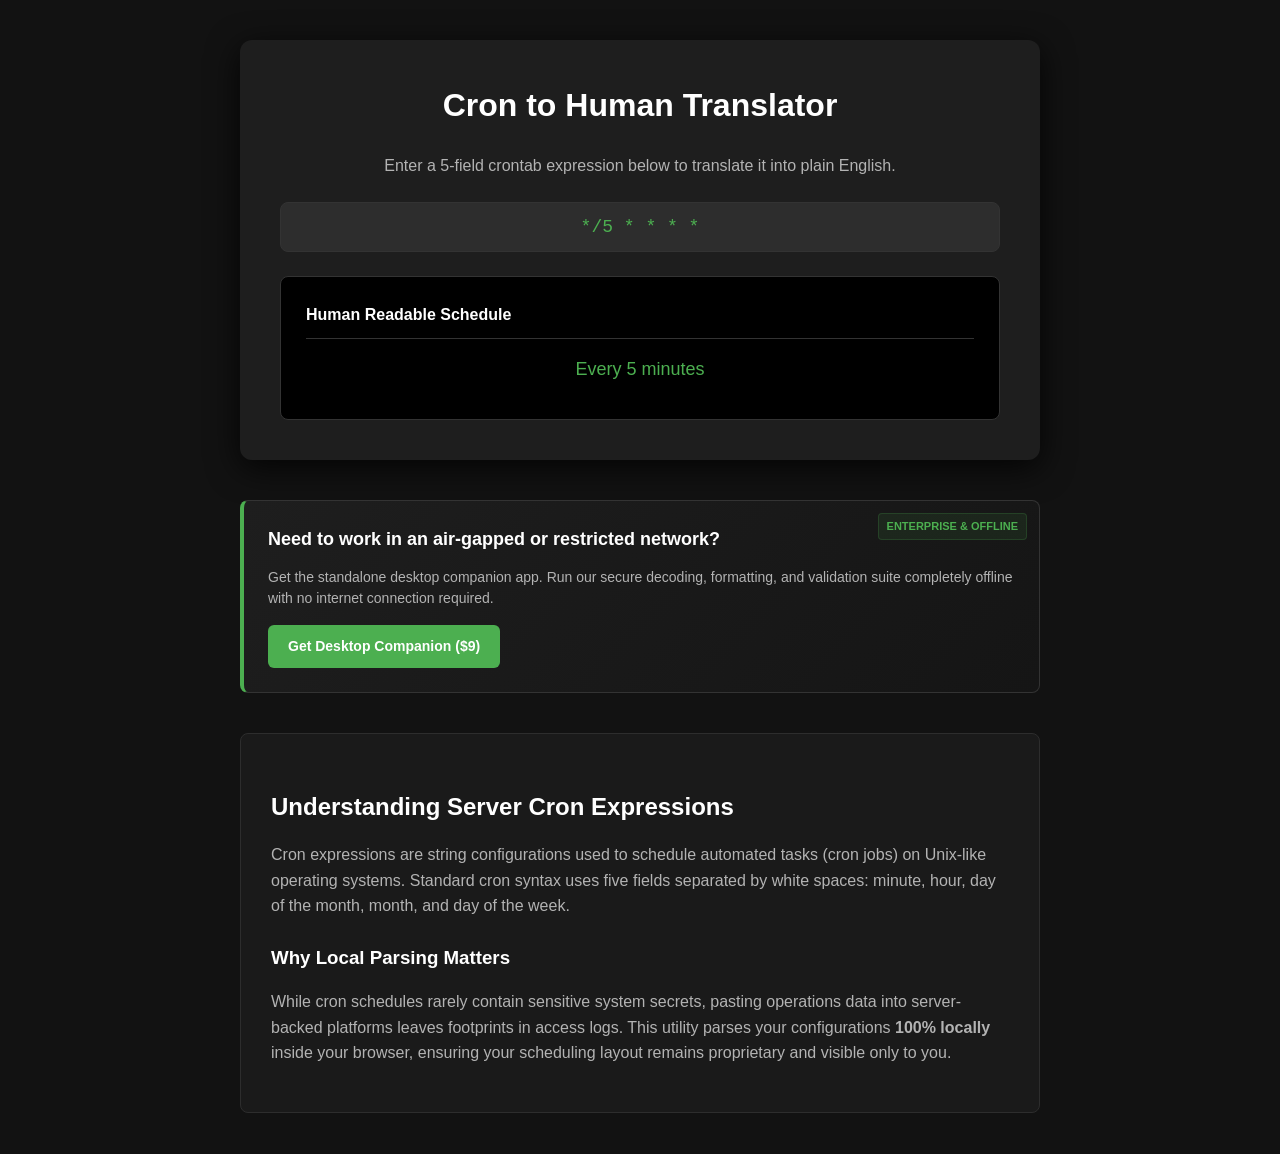
<file: index.html>
<!DOCTYPE html>
<html lang="en">
<head>
    <meta charset="UTF-8">
    <meta name="viewport" content="width=device-width, initial-scale=1.0">
    <title>Cron to Human Translator - 100% Client-Side</title>
    <meta name="description" content="Free online cron expression translator. Convert cryptic server cron expressions into readable English text completely locally inside your browser.">
    <style>
        body { font-family: -apple-system, BlinkMacSystemFont, "Segoe UI", Roboto, Helvetica, Arial, sans-serif; background-color: #121212; color: #e0e0e0; display: flex; justify-content: center; margin: 0; padding: 40px 20px; line-height: 1.6; }
        .main-wrapper { width: 100%; max-width: 800px; }
        .container { background: #1e1e1e; padding: 40px; border-radius: 12px; box-shadow: 0 8px 32px rgba(0,0,0,0.8); margin-bottom: 40px; }
        h1 { margin-top: 0; color: #ffffff; text-align: center; }
        p { text-align: center; color: #b3b3b3; }
        .input-group { margin: 24px 0; }
        input[type="text"] { width: 100%; padding: 14px; font-family: monospace; font-size: 18px; border: 1px solid #333; border-radius: 8px; background: #2d2d2d; color: #4CAF50; box-sizing: border-box; text-align: center; }
        input[type="text"]:focus { outline: none; border-color: #4CAF50; }
        .output-section { background: #000; padding: 25px; border-radius: 8px; border: 1px solid #333; text-align: center; margin-top: 24px; }
        .output-section h3 { margin-top: 0; color: #fff; font-size: 16px; border-bottom: 1px solid #333; padding-bottom: 10px; text-align: left; }
        #output { font-size: 18px; color: #4CAF50; font-weight: 500; margin: 10px 0; min-height: 28px; }
        .error { color: #f44336 !important; }
        
        /* Monetization Layer Styling */
        .monetization-banner { background: linear-gradient(135deg, #1e1e1e 0%, #151515 100%); border: 1px solid #333; border-left: 4px solid #4CAF50; padding: 24px; border-radius: 8px; margin-bottom: 40px; position: relative; overflow: hidden; }
        .banner-badge { position: absolute; top: 12px; right: 12px; background: rgba(76, 175, 80, 0.1); color: #4CAF50; font-size: 11px; font-weight: 700; text-transform: uppercase; padding: 4px 8px; border-radius: 4px; border: 1px solid rgba(76, 175, 80, 0.2); }
        .monetization-banner h3 { margin-top: 0; color: #ffffff; font-size: 18px; margin-bottom: 8px; max-width: 85%; text-align: left; }
        .monetization-banner p { text-align: left; color: #b3b3b3; font-size: 14px; margin-bottom: 16px; line-height: 1.5; }
        .cta-button { display: inline-block; background: #4CAF50; color: #ffffff; text-decoration: none; padding: 10px 20px; border-radius: 6px; font-weight: 600; font-size: 14px; transition: background 0.2s, transform 0.1s; }
        .cta-button:hover { background: #45a049; transform: translateY(-1px); }
        
        /* SEO Content Styling */
        .seo-content { background: #1a1a1a; padding: 30px; border-radius: 8px; border: 1px solid #2d2d2d; }
        .seo-content h2, .seo-content h3 { color: #ffffff; margin-top: 24px; margin-bottom: 12px; }
        .seo-content p { color: #b3b3b3; text-align: left; }
    </style>
</head>
<body>
    <main class="main-wrapper">
        <div class="container">
            <h1>Cron to Human Translator</h1>
            <p>Enter a 5-field crontab expression below to translate it into plain English.</p>
            <div class="input-group">
                <input type="text" id="cronInput" value="*/5 * * * *" placeholder="* * * * *">
            </div>
            <div class="output-section">
                <h3>Human Readable Schedule</h3>
                <div id="output">Every 5 minutes</div>
            </div>
        </div>

        <!-- Automated Revenue Banner Layer -->
        <div class="monetization-banner">
            <div class="banner-badge">Enterprise & Offline</div>
            <h3>Need to work in an air-gapped or restricted network?</h3>
            <p>Get the standalone desktop companion app. Run our secure decoding, formatting, and validation suite completely offline with no internet connection required.</p>
            <a href="https://devnovatools.gumroad.com/l/offline-suite" class="cta-button" target="_blank" rel="noopener noreferrer">Get Desktop Companion ($9)</a>
        </div>

        <article class="seo-content">
            <h2>Understanding Server Cron Expressions</h2>
            <p>Cron expressions are string configurations used to schedule automated tasks (cron jobs) on Unix-like operating systems. Standard cron syntax uses five fields separated by white spaces: minute, hour, day of the month, month, and day of the week.</p>
            <h3>Why Local Parsing Matters</h3>
            <p>While cron schedules rarely contain sensitive system secrets, pasting operations data into server-backed platforms leaves footprints in access logs. This utility parses your configurations <strong>100% locally</strong> inside your browser, ensuring your scheduling layout remains proprietary and visible only to you.</p>
        </article>
    </main>

    <script>
        const input = document.getElementById('cronInput');
        const output = document.getElementById('output');

        input.addEventListener('input', translateCron);

        function translateCron() {
            const val = input.value.trim();
            if (!val) {
                output.textContent = "Waiting for expression...";
                output.className = "";
                return;
            }

            const parts = val.split(/\s+/);
            if (parts.length !== 5) {
                output.textContent = "Invalid cron format. Requires exactly 5 fields (m h d M dw).";
                output.className = "error";
                return;
            }

            try {
                // Simplified text parsing logic for static, reliable UI responses
                const [m, h, d, M, dw] = parts;
                let result = "";

                if (m === '*' && h === '*' && d === '*' && M === '*' && dw === '*') {
                    result = "Every minute";
                } else if (m.startsWith('*/')) {
                    result = `Every ${m.split('/')[1]} minutes`;
                } else if (m === '0' && h === '0' && d === '*' && M === '*' && dw === '*') {
                    result = "Daily at midnight";
                } else if (m === '0' && h.includes('*')) {
                    result = "Every hour on the hour";
                } else {
                    result = `Scheduled at: Minute ${m}, Hour ${h}, Day ${d}, Month ${M}, Weekday ${dw}`;
                }

                output.textContent = result;
                output.className = "";
            } catch (e) {
                output.textContent = "Error parsing expression.";
                output.className = "error";
            }
        }
    </script>
    <script data-goatcounter="https://devnovatools-cron.goatcounter.com/count" async src="//gc.zgo.at/count.js"></script>
</body>
</html>
</file>
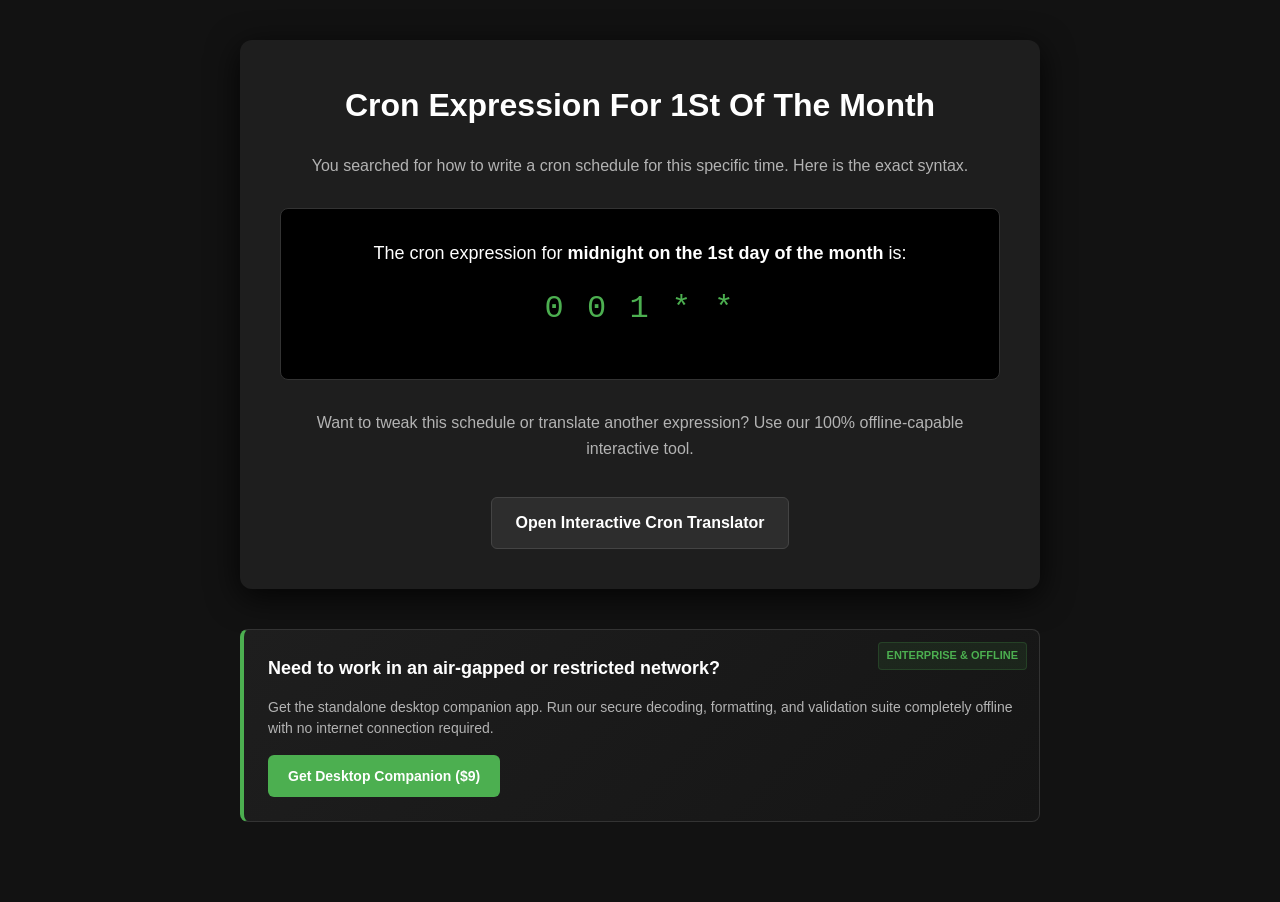
<file: 1st-of-the-month.html>
<!DOCTYPE html>
<html lang="en">
<head>
    <meta charset="UTF-8">
    <meta name="viewport" content="width=device-width, initial-scale=1.0">
    <title>Cron Expression For 1St Of The Month - DevNova Secure Cron Translator</title>
    <meta name="description" content="Find the exact cron expression for 1st of the month and test it locally. 100% client-side cron expression translator.">
    <style>
        body { font-family: -apple-system, BlinkMacSystemFont, "Segoe UI", Roboto, Helvetica, Arial, sans-serif; background-color: #121212; color: #e0e0e0; display: flex; justify-content: center; margin: 0; padding: 40px 20px; line-height: 1.6; }
        .main-wrapper { width: 100%; max-width: 800px; }
        .container { background: #1e1e1e; padding: 40px; border-radius: 12px; box-shadow: 0 8px 32px rgba(0,0,0,0.8); margin-bottom: 40px; text-align: center; }
        h1 { margin-top: 0; color: #ffffff; text-transform: capitalize; }
        p { color: #b3b3b3; }
        .seo-box { background: #000; padding: 30px; border-radius: 8px; border: 1px solid #333; margin: 30px 0; }
        .cron-code { font-family: monospace; font-size: 32px; color: #4CAF50; display: block; margin: 15px 0; letter-spacing: 2px; }
        .human-text { font-size: 18px; color: #fff; }
        .btn { display: inline-block; background: #2d2d2d; border: 1px solid #444; color: #ffffff; text-decoration: none; padding: 12px 24px; border-radius: 6px; font-weight: 600; margin-top: 20px; transition: background 0.2s; }
        .btn:hover { background: #4CAF50; border-color: #4CAF50; }
        .monetization-banner { background: linear-gradient(135deg, #1e1e1e 0%, #151515 100%); border: 1px solid #333; border-left: 4px solid #4CAF50; padding: 24px; border-radius: 8px; margin-bottom: 40px; position: relative; overflow: hidden; }
        .banner-badge { position: absolute; top: 12px; right: 12px; background: rgba(76, 175, 80, 0.1); color: #4CAF50; font-size: 11px; font-weight: 700; text-transform: uppercase; padding: 4px 8px; border-radius: 4px; border: 1px solid rgba(76, 175, 80, 0.2); }
        .monetization-banner h3 { margin-top: 0; color: #ffffff; font-size: 18px; margin-bottom: 8px; max-width: 85%; }
        .monetization-banner p { text-align: left; color: #b3b3b3; font-size: 14px; margin-bottom: 16px; line-height: 1.5; }
        .cta-button { display: inline-block; background: #4CAF50; color: #ffffff; text-decoration: none; padding: 10px 20px; border-radius: 6px; font-weight: 600; font-size: 14px; }
    </style>
</head>
<body>
    <main class="main-wrapper">
        <div class="container">
            <h1>Cron Expression For 1St Of The Month</h1>
            <p>You searched for how to write a cron schedule for this specific time. Here is the exact syntax.</p>
            
            <div class="seo-box">
                <span class="human-text">The cron expression for <strong>midnight on the 1st day of the month</strong> is:</span>
                <span class="cron-code">0 0 1 * *</span>
            </div>
            
            <p>Want to tweak this schedule or translate another expression? Use our 100% offline-capable interactive tool.</p>
            <a href="../" class="btn">Open Interactive Cron Translator</a>
        </div>

        <div class="monetization-banner">
            <div class="banner-badge">Enterprise & Offline</div>
            <h3>Need to work in an air-gapped or restricted network?</h3>
            <p>Get the standalone desktop companion app. Run our secure decoding, formatting, and validation suite completely offline with no internet connection required.</p>
            <a href="https://devnovatools.gumroad.com/l/offline-suite" class="cta-button" target="_blank" rel="noopener noreferrer">Get Desktop Companion ($9)</a>
        </div>
    </main>
    <script data-goatcounter="https://devnovatools-cron.goatcounter.com/count" async src="//gc.zgo.at/count.js"></script>
</body>
</html>
</file>
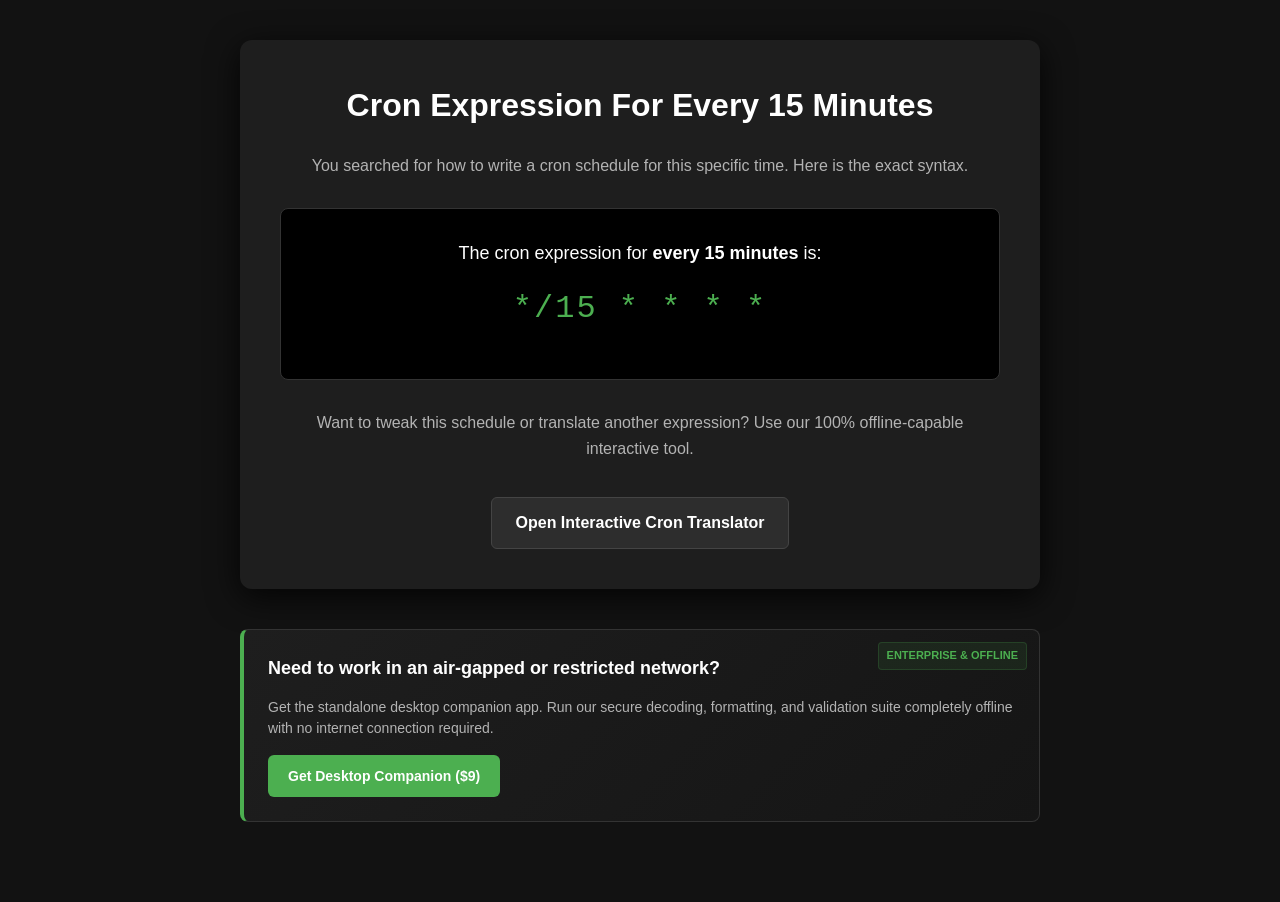
<file: every-15-minutes.html>
<!DOCTYPE html>
<html lang="en">
<head>
    <meta charset="UTF-8">
    <meta name="viewport" content="width=device-width, initial-scale=1.0">
    <title>Cron Expression For Every 15 Minutes - DevNova Secure Cron Translator</title>
    <meta name="description" content="Find the exact cron expression for every 15 minutes and test it locally. 100% client-side cron expression translator.">
    <style>
        body { font-family: -apple-system, BlinkMacSystemFont, "Segoe UI", Roboto, Helvetica, Arial, sans-serif; background-color: #121212; color: #e0e0e0; display: flex; justify-content: center; margin: 0; padding: 40px 20px; line-height: 1.6; }
        .main-wrapper { width: 100%; max-width: 800px; }
        .container { background: #1e1e1e; padding: 40px; border-radius: 12px; box-shadow: 0 8px 32px rgba(0,0,0,0.8); margin-bottom: 40px; text-align: center; }
        h1 { margin-top: 0; color: #ffffff; text-transform: capitalize; }
        p { color: #b3b3b3; }
        .seo-box { background: #000; padding: 30px; border-radius: 8px; border: 1px solid #333; margin: 30px 0; }
        .cron-code { font-family: monospace; font-size: 32px; color: #4CAF50; display: block; margin: 15px 0; letter-spacing: 2px; }
        .human-text { font-size: 18px; color: #fff; }
        .btn { display: inline-block; background: #2d2d2d; border: 1px solid #444; color: #ffffff; text-decoration: none; padding: 12px 24px; border-radius: 6px; font-weight: 600; margin-top: 20px; transition: background 0.2s; }
        .btn:hover { background: #4CAF50; border-color: #4CAF50; }
        .monetization-banner { background: linear-gradient(135deg, #1e1e1e 0%, #151515 100%); border: 1px solid #333; border-left: 4px solid #4CAF50; padding: 24px; border-radius: 8px; margin-bottom: 40px; position: relative; overflow: hidden; }
        .banner-badge { position: absolute; top: 12px; right: 12px; background: rgba(76, 175, 80, 0.1); color: #4CAF50; font-size: 11px; font-weight: 700; text-transform: uppercase; padding: 4px 8px; border-radius: 4px; border: 1px solid rgba(76, 175, 80, 0.2); }
        .monetization-banner h3 { margin-top: 0; color: #ffffff; font-size: 18px; margin-bottom: 8px; max-width: 85%; }
        .monetization-banner p { text-align: left; color: #b3b3b3; font-size: 14px; margin-bottom: 16px; line-height: 1.5; }
        .cta-button { display: inline-block; background: #4CAF50; color: #ffffff; text-decoration: none; padding: 10px 20px; border-radius: 6px; font-weight: 600; font-size: 14px; }
    </style>
</head>
<body>
    <main class="main-wrapper">
        <div class="container">
            <h1>Cron Expression For Every 15 Minutes</h1>
            <p>You searched for how to write a cron schedule for this specific time. Here is the exact syntax.</p>
            
            <div class="seo-box">
                <span class="human-text">The cron expression for <strong>every 15 minutes</strong> is:</span>
                <span class="cron-code">*/15 * * * *</span>
            </div>
            
            <p>Want to tweak this schedule or translate another expression? Use our 100% offline-capable interactive tool.</p>
            <a href="../" class="btn">Open Interactive Cron Translator</a>
        </div>

        <div class="monetization-banner">
            <div class="banner-badge">Enterprise & Offline</div>
            <h3>Need to work in an air-gapped or restricted network?</h3>
            <p>Get the standalone desktop companion app. Run our secure decoding, formatting, and validation suite completely offline with no internet connection required.</p>
            <a href="https://devnovatools.gumroad.com/l/offline-suite" class="cta-button" target="_blank" rel="noopener noreferrer">Get Desktop Companion ($9)</a>
        </div>
    </main>
    <script data-goatcounter="https://devnovatools-cron.goatcounter.com/count" async src="//gc.zgo.at/count.js"></script>
</body>
</html>
</file>
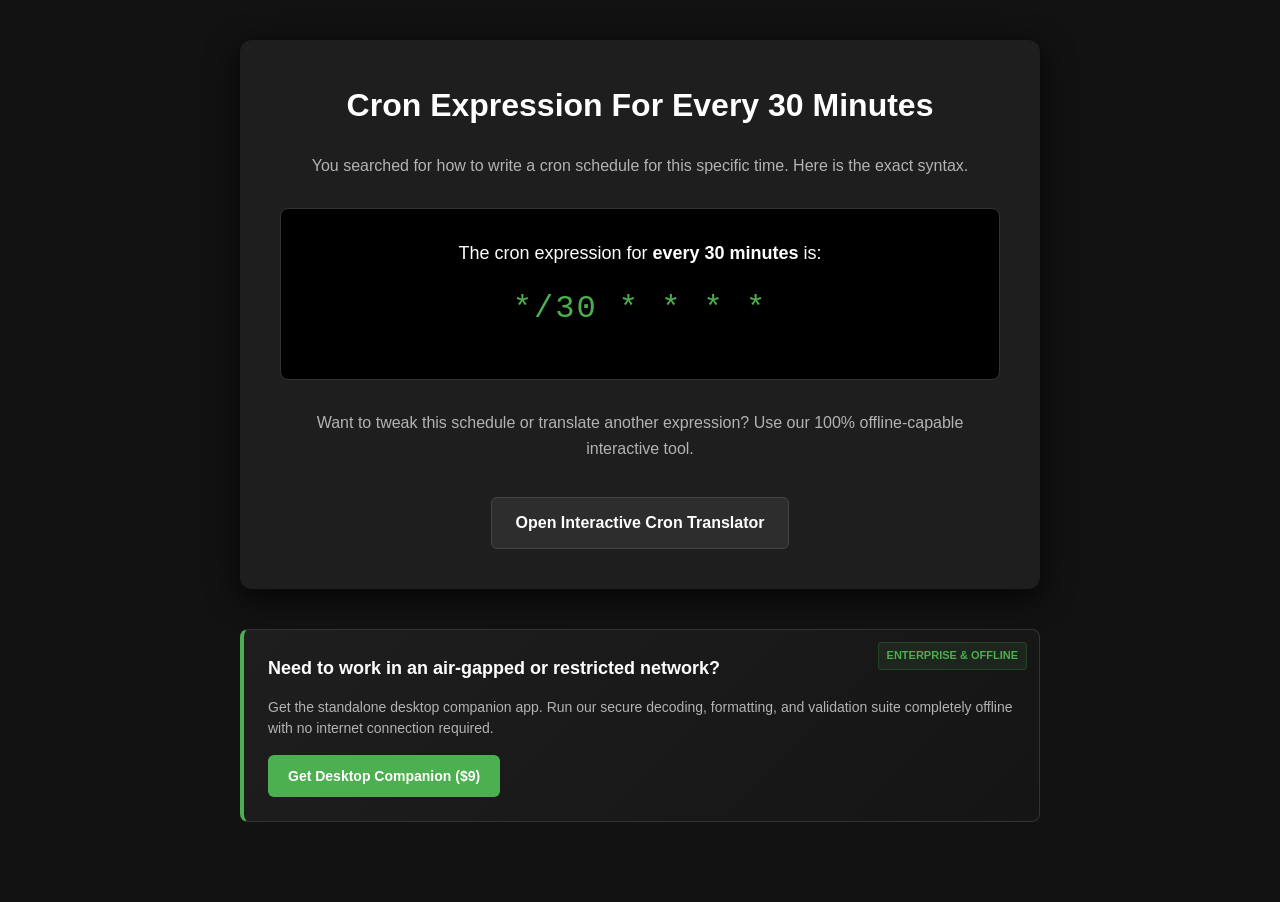
<file: every-30-minutes.html>
<!DOCTYPE html>
<html lang="en">
<head>
    <meta charset="UTF-8">
    <meta name="viewport" content="width=device-width, initial-scale=1.0">
    <title>Cron Expression For Every 30 Minutes - DevNova Secure Cron Translator</title>
    <meta name="description" content="Find the exact cron expression for every 30 minutes and test it locally. 100% client-side cron expression translator.">
    <style>
        body { font-family: -apple-system, BlinkMacSystemFont, "Segoe UI", Roboto, Helvetica, Arial, sans-serif; background-color: #121212; color: #e0e0e0; display: flex; justify-content: center; margin: 0; padding: 40px 20px; line-height: 1.6; }
        .main-wrapper { width: 100%; max-width: 800px; }
        .container { background: #1e1e1e; padding: 40px; border-radius: 12px; box-shadow: 0 8px 32px rgba(0,0,0,0.8); margin-bottom: 40px; text-align: center; }
        h1 { margin-top: 0; color: #ffffff; text-transform: capitalize; }
        p { color: #b3b3b3; }
        .seo-box { background: #000; padding: 30px; border-radius: 8px; border: 1px solid #333; margin: 30px 0; }
        .cron-code { font-family: monospace; font-size: 32px; color: #4CAF50; display: block; margin: 15px 0; letter-spacing: 2px; }
        .human-text { font-size: 18px; color: #fff; }
        .btn { display: inline-block; background: #2d2d2d; border: 1px solid #444; color: #ffffff; text-decoration: none; padding: 12px 24px; border-radius: 6px; font-weight: 600; margin-top: 20px; transition: background 0.2s; }
        .btn:hover { background: #4CAF50; border-color: #4CAF50; }
        .monetization-banner { background: linear-gradient(135deg, #1e1e1e 0%, #151515 100%); border: 1px solid #333; border-left: 4px solid #4CAF50; padding: 24px; border-radius: 8px; margin-bottom: 40px; position: relative; overflow: hidden; }
        .banner-badge { position: absolute; top: 12px; right: 12px; background: rgba(76, 175, 80, 0.1); color: #4CAF50; font-size: 11px; font-weight: 700; text-transform: uppercase; padding: 4px 8px; border-radius: 4px; border: 1px solid rgba(76, 175, 80, 0.2); }
        .monetization-banner h3 { margin-top: 0; color: #ffffff; font-size: 18px; margin-bottom: 8px; max-width: 85%; }
        .monetization-banner p { text-align: left; color: #b3b3b3; font-size: 14px; margin-bottom: 16px; line-height: 1.5; }
        .cta-button { display: inline-block; background: #4CAF50; color: #ffffff; text-decoration: none; padding: 10px 20px; border-radius: 6px; font-weight: 600; font-size: 14px; }
    </style>
</head>
<body>
    <main class="main-wrapper">
        <div class="container">
            <h1>Cron Expression For Every 30 Minutes</h1>
            <p>You searched for how to write a cron schedule for this specific time. Here is the exact syntax.</p>
            
            <div class="seo-box">
                <span class="human-text">The cron expression for <strong>every 30 minutes</strong> is:</span>
                <span class="cron-code">*/30 * * * *</span>
            </div>
            
            <p>Want to tweak this schedule or translate another expression? Use our 100% offline-capable interactive tool.</p>
            <a href="../" class="btn">Open Interactive Cron Translator</a>
        </div>

        <div class="monetization-banner">
            <div class="banner-badge">Enterprise & Offline</div>
            <h3>Need to work in an air-gapped or restricted network?</h3>
            <p>Get the standalone desktop companion app. Run our secure decoding, formatting, and validation suite completely offline with no internet connection required.</p>
            <a href="https://devnovatools.gumroad.com/l/offline-suite" class="cta-button" target="_blank" rel="noopener noreferrer">Get Desktop Companion ($9)</a>
        </div>
    </main>
    <script data-goatcounter="https://devnovatools-cron.goatcounter.com/count" async src="//gc.zgo.at/count.js"></script>
</body>
</html>
</file>
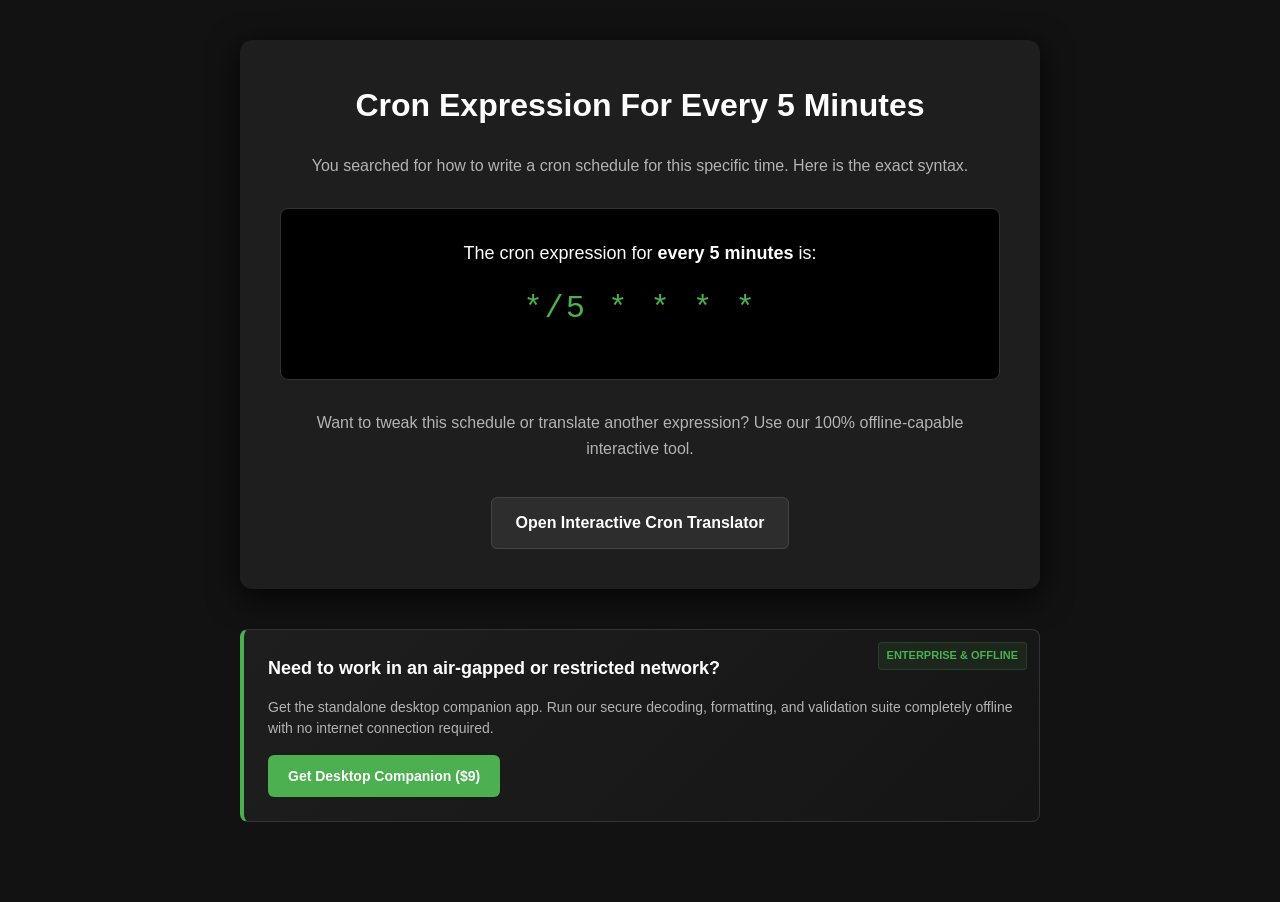
<file: every-5-minutes.html>
<!DOCTYPE html>
<html lang="en">
<head>
    <meta charset="UTF-8">
    <meta name="viewport" content="width=device-width, initial-scale=1.0">
    <title>Cron Expression For Every 5 Minutes - DevNova Secure Cron Translator</title>
    <meta name="description" content="Find the exact cron expression for every 5 minutes and test it locally. 100% client-side cron expression translator.">
    <style>
        body { font-family: -apple-system, BlinkMacSystemFont, "Segoe UI", Roboto, Helvetica, Arial, sans-serif; background-color: #121212; color: #e0e0e0; display: flex; justify-content: center; margin: 0; padding: 40px 20px; line-height: 1.6; }
        .main-wrapper { width: 100%; max-width: 800px; }
        .container { background: #1e1e1e; padding: 40px; border-radius: 12px; box-shadow: 0 8px 32px rgba(0,0,0,0.8); margin-bottom: 40px; text-align: center; }
        h1 { margin-top: 0; color: #ffffff; text-transform: capitalize; }
        p { color: #b3b3b3; }
        .seo-box { background: #000; padding: 30px; border-radius: 8px; border: 1px solid #333; margin: 30px 0; }
        .cron-code { font-family: monospace; font-size: 32px; color: #4CAF50; display: block; margin: 15px 0; letter-spacing: 2px; }
        .human-text { font-size: 18px; color: #fff; }
        .btn { display: inline-block; background: #2d2d2d; border: 1px solid #444; color: #ffffff; text-decoration: none; padding: 12px 24px; border-radius: 6px; font-weight: 600; margin-top: 20px; transition: background 0.2s; }
        .btn:hover { background: #4CAF50; border-color: #4CAF50; }
        .monetization-banner { background: linear-gradient(135deg, #1e1e1e 0%, #151515 100%); border: 1px solid #333; border-left: 4px solid #4CAF50; padding: 24px; border-radius: 8px; margin-bottom: 40px; position: relative; overflow: hidden; }
        .banner-badge { position: absolute; top: 12px; right: 12px; background: rgba(76, 175, 80, 0.1); color: #4CAF50; font-size: 11px; font-weight: 700; text-transform: uppercase; padding: 4px 8px; border-radius: 4px; border: 1px solid rgba(76, 175, 80, 0.2); }
        .monetization-banner h3 { margin-top: 0; color: #ffffff; font-size: 18px; margin-bottom: 8px; max-width: 85%; }
        .monetization-banner p { text-align: left; color: #b3b3b3; font-size: 14px; margin-bottom: 16px; line-height: 1.5; }
        .cta-button { display: inline-block; background: #4CAF50; color: #ffffff; text-decoration: none; padding: 10px 20px; border-radius: 6px; font-weight: 600; font-size: 14px; }
    </style>
</head>
<body>
    <main class="main-wrapper">
        <div class="container">
            <h1>Cron Expression For Every 5 Minutes</h1>
            <p>You searched for how to write a cron schedule for this specific time. Here is the exact syntax.</p>
            
            <div class="seo-box">
                <span class="human-text">The cron expression for <strong>every 5 minutes</strong> is:</span>
                <span class="cron-code">*/5 * * * *</span>
            </div>
            
            <p>Want to tweak this schedule or translate another expression? Use our 100% offline-capable interactive tool.</p>
            <a href="../" class="btn">Open Interactive Cron Translator</a>
        </div>

        <div class="monetization-banner">
            <div class="banner-badge">Enterprise & Offline</div>
            <h3>Need to work in an air-gapped or restricted network?</h3>
            <p>Get the standalone desktop companion app. Run our secure decoding, formatting, and validation suite completely offline with no internet connection required.</p>
            <a href="https://devnovatools.gumroad.com/l/offline-suite" class="cta-button" target="_blank" rel="noopener noreferrer">Get Desktop Companion ($9)</a>
        </div>
    </main>
    <script data-goatcounter="https://devnovatools-cron.goatcounter.com/count" async src="//gc.zgo.at/count.js"></script>
</body>
</html>
</file>
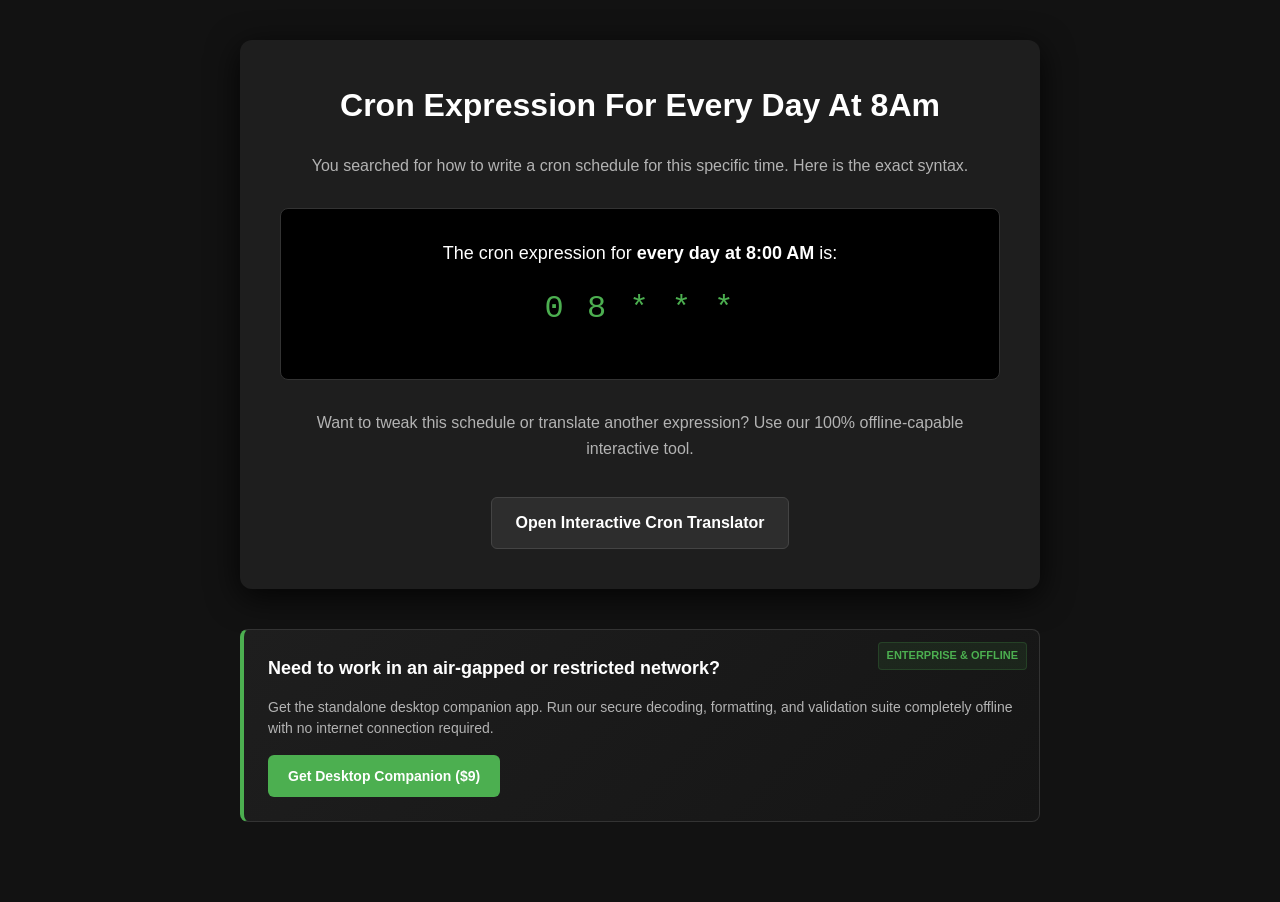
<file: every-day-at-8am.html>
<!DOCTYPE html>
<html lang="en">
<head>
    <meta charset="UTF-8">
    <meta name="viewport" content="width=device-width, initial-scale=1.0">
    <title>Cron Expression For Every Day At 8Am - DevNova Secure Cron Translator</title>
    <meta name="description" content="Find the exact cron expression for every day at 8am and test it locally. 100% client-side cron expression translator.">
    <style>
        body { font-family: -apple-system, BlinkMacSystemFont, "Segoe UI", Roboto, Helvetica, Arial, sans-serif; background-color: #121212; color: #e0e0e0; display: flex; justify-content: center; margin: 0; padding: 40px 20px; line-height: 1.6; }
        .main-wrapper { width: 100%; max-width: 800px; }
        .container { background: #1e1e1e; padding: 40px; border-radius: 12px; box-shadow: 0 8px 32px rgba(0,0,0,0.8); margin-bottom: 40px; text-align: center; }
        h1 { margin-top: 0; color: #ffffff; text-transform: capitalize; }
        p { color: #b3b3b3; }
        .seo-box { background: #000; padding: 30px; border-radius: 8px; border: 1px solid #333; margin: 30px 0; }
        .cron-code { font-family: monospace; font-size: 32px; color: #4CAF50; display: block; margin: 15px 0; letter-spacing: 2px; }
        .human-text { font-size: 18px; color: #fff; }
        .btn { display: inline-block; background: #2d2d2d; border: 1px solid #444; color: #ffffff; text-decoration: none; padding: 12px 24px; border-radius: 6px; font-weight: 600; margin-top: 20px; transition: background 0.2s; }
        .btn:hover { background: #4CAF50; border-color: #4CAF50; }
        .monetization-banner { background: linear-gradient(135deg, #1e1e1e 0%, #151515 100%); border: 1px solid #333; border-left: 4px solid #4CAF50; padding: 24px; border-radius: 8px; margin-bottom: 40px; position: relative; overflow: hidden; }
        .banner-badge { position: absolute; top: 12px; right: 12px; background: rgba(76, 175, 80, 0.1); color: #4CAF50; font-size: 11px; font-weight: 700; text-transform: uppercase; padding: 4px 8px; border-radius: 4px; border: 1px solid rgba(76, 175, 80, 0.2); }
        .monetization-banner h3 { margin-top: 0; color: #ffffff; font-size: 18px; margin-bottom: 8px; max-width: 85%; }
        .monetization-banner p { text-align: left; color: #b3b3b3; font-size: 14px; margin-bottom: 16px; line-height: 1.5; }
        .cta-button { display: inline-block; background: #4CAF50; color: #ffffff; text-decoration: none; padding: 10px 20px; border-radius: 6px; font-weight: 600; font-size: 14px; }
    </style>
</head>
<body>
    <main class="main-wrapper">
        <div class="container">
            <h1>Cron Expression For Every Day At 8Am</h1>
            <p>You searched for how to write a cron schedule for this specific time. Here is the exact syntax.</p>
            
            <div class="seo-box">
                <span class="human-text">The cron expression for <strong>every day at 8:00 AM</strong> is:</span>
                <span class="cron-code">0 8 * * *</span>
            </div>
            
            <p>Want to tweak this schedule or translate another expression? Use our 100% offline-capable interactive tool.</p>
            <a href="../" class="btn">Open Interactive Cron Translator</a>
        </div>

        <div class="monetization-banner">
            <div class="banner-badge">Enterprise & Offline</div>
            <h3>Need to work in an air-gapped or restricted network?</h3>
            <p>Get the standalone desktop companion app. Run our secure decoding, formatting, and validation suite completely offline with no internet connection required.</p>
            <a href="https://devnovatools.gumroad.com/l/offline-suite" class="cta-button" target="_blank" rel="noopener noreferrer">Get Desktop Companion ($9)</a>
        </div>
    </main>
    <script data-goatcounter="https://devnovatools-cron.goatcounter.com/count" async src="//gc.zgo.at/count.js"></script>
</body>
</html>
</file>
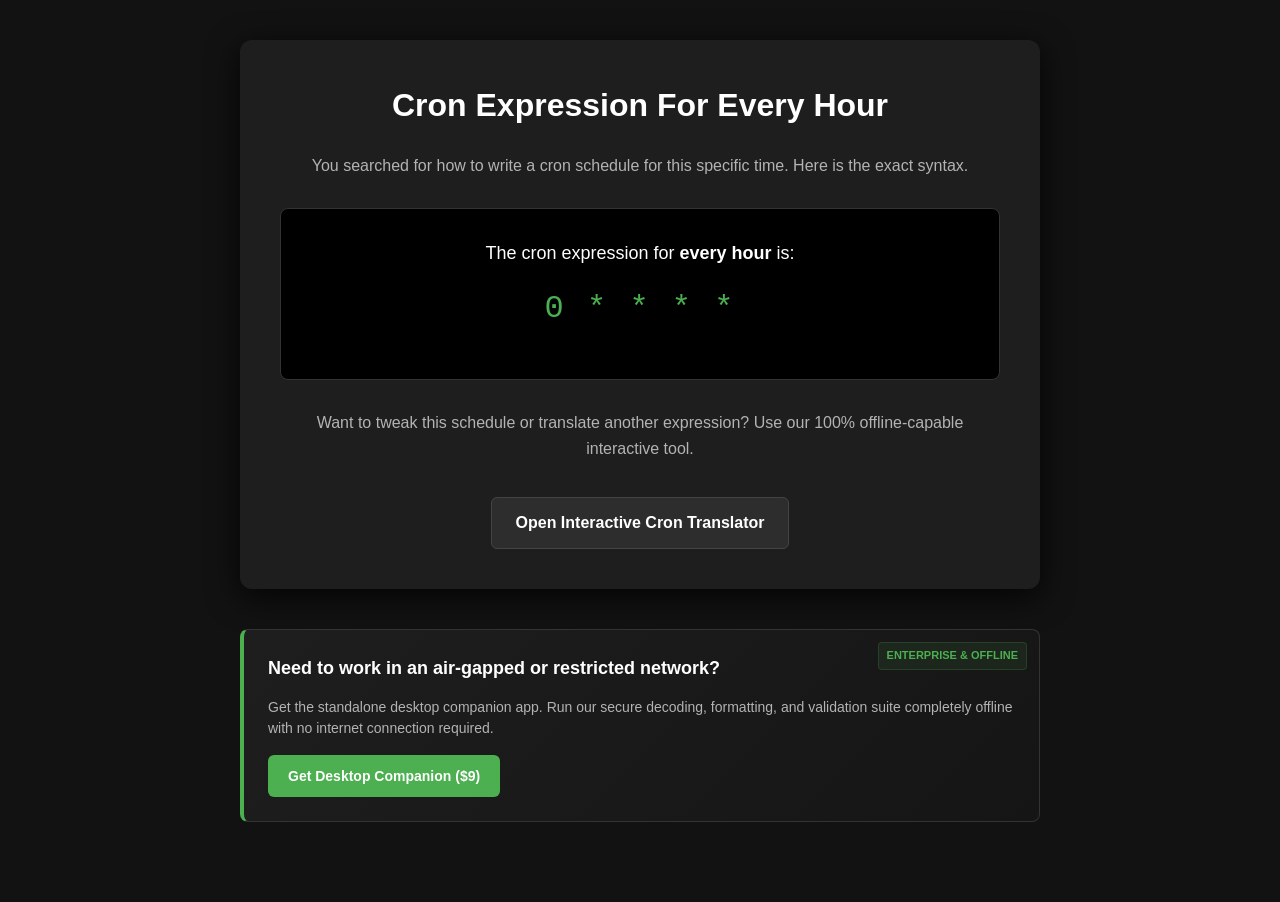
<file: every-hour.html>
<!DOCTYPE html>
<html lang="en">
<head>
    <meta charset="UTF-8">
    <meta name="viewport" content="width=device-width, initial-scale=1.0">
    <title>Cron Expression For Every Hour - DevNova Secure Cron Translator</title>
    <meta name="description" content="Find the exact cron expression for every hour and test it locally. 100% client-side cron expression translator.">
    <style>
        body { font-family: -apple-system, BlinkMacSystemFont, "Segoe UI", Roboto, Helvetica, Arial, sans-serif; background-color: #121212; color: #e0e0e0; display: flex; justify-content: center; margin: 0; padding: 40px 20px; line-height: 1.6; }
        .main-wrapper { width: 100%; max-width: 800px; }
        .container { background: #1e1e1e; padding: 40px; border-radius: 12px; box-shadow: 0 8px 32px rgba(0,0,0,0.8); margin-bottom: 40px; text-align: center; }
        h1 { margin-top: 0; color: #ffffff; text-transform: capitalize; }
        p { color: #b3b3b3; }
        .seo-box { background: #000; padding: 30px; border-radius: 8px; border: 1px solid #333; margin: 30px 0; }
        .cron-code { font-family: monospace; font-size: 32px; color: #4CAF50; display: block; margin: 15px 0; letter-spacing: 2px; }
        .human-text { font-size: 18px; color: #fff; }
        .btn { display: inline-block; background: #2d2d2d; border: 1px solid #444; color: #ffffff; text-decoration: none; padding: 12px 24px; border-radius: 6px; font-weight: 600; margin-top: 20px; transition: background 0.2s; }
        .btn:hover { background: #4CAF50; border-color: #4CAF50; }
        .monetization-banner { background: linear-gradient(135deg, #1e1e1e 0%, #151515 100%); border: 1px solid #333; border-left: 4px solid #4CAF50; padding: 24px; border-radius: 8px; margin-bottom: 40px; position: relative; overflow: hidden; }
        .banner-badge { position: absolute; top: 12px; right: 12px; background: rgba(76, 175, 80, 0.1); color: #4CAF50; font-size: 11px; font-weight: 700; text-transform: uppercase; padding: 4px 8px; border-radius: 4px; border: 1px solid rgba(76, 175, 80, 0.2); }
        .monetization-banner h3 { margin-top: 0; color: #ffffff; font-size: 18px; margin-bottom: 8px; max-width: 85%; }
        .monetization-banner p { text-align: left; color: #b3b3b3; font-size: 14px; margin-bottom: 16px; line-height: 1.5; }
        .cta-button { display: inline-block; background: #4CAF50; color: #ffffff; text-decoration: none; padding: 10px 20px; border-radius: 6px; font-weight: 600; font-size: 14px; }
    </style>
</head>
<body>
    <main class="main-wrapper">
        <div class="container">
            <h1>Cron Expression For Every Hour</h1>
            <p>You searched for how to write a cron schedule for this specific time. Here is the exact syntax.</p>
            
            <div class="seo-box">
                <span class="human-text">The cron expression for <strong>every hour</strong> is:</span>
                <span class="cron-code">0 * * * *</span>
            </div>
            
            <p>Want to tweak this schedule or translate another expression? Use our 100% offline-capable interactive tool.</p>
            <a href="../" class="btn">Open Interactive Cron Translator</a>
        </div>

        <div class="monetization-banner">
            <div class="banner-badge">Enterprise & Offline</div>
            <h3>Need to work in an air-gapped or restricted network?</h3>
            <p>Get the standalone desktop companion app. Run our secure decoding, formatting, and validation suite completely offline with no internet connection required.</p>
            <a href="https://devnovatools.gumroad.com/l/offline-suite" class="cta-button" target="_blank" rel="noopener noreferrer">Get Desktop Companion ($9)</a>
        </div>
    </main>
    <script data-goatcounter="https://devnovatools-cron.goatcounter.com/count" async src="//gc.zgo.at/count.js"></script>
</body>
</html>
</file>
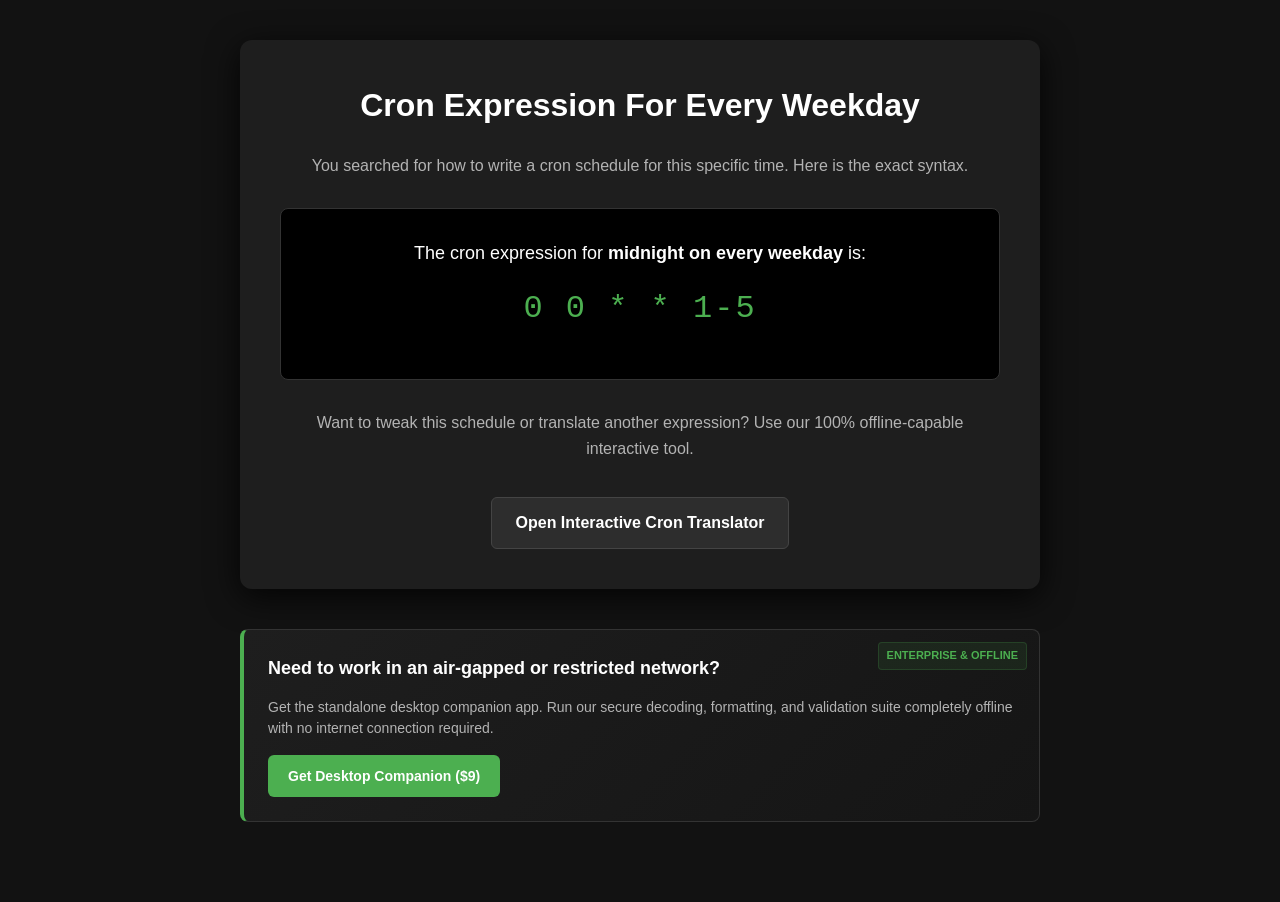
<file: every-weekday.html>
<!DOCTYPE html>
<html lang="en">
<head>
    <meta charset="UTF-8">
    <meta name="viewport" content="width=device-width, initial-scale=1.0">
    <title>Cron Expression For Every Weekday - DevNova Secure Cron Translator</title>
    <meta name="description" content="Find the exact cron expression for every weekday and test it locally. 100% client-side cron expression translator.">
    <style>
        body { font-family: -apple-system, BlinkMacSystemFont, "Segoe UI", Roboto, Helvetica, Arial, sans-serif; background-color: #121212; color: #e0e0e0; display: flex; justify-content: center; margin: 0; padding: 40px 20px; line-height: 1.6; }
        .main-wrapper { width: 100%; max-width: 800px; }
        .container { background: #1e1e1e; padding: 40px; border-radius: 12px; box-shadow: 0 8px 32px rgba(0,0,0,0.8); margin-bottom: 40px; text-align: center; }
        h1 { margin-top: 0; color: #ffffff; text-transform: capitalize; }
        p { color: #b3b3b3; }
        .seo-box { background: #000; padding: 30px; border-radius: 8px; border: 1px solid #333; margin: 30px 0; }
        .cron-code { font-family: monospace; font-size: 32px; color: #4CAF50; display: block; margin: 15px 0; letter-spacing: 2px; }
        .human-text { font-size: 18px; color: #fff; }
        .btn { display: inline-block; background: #2d2d2d; border: 1px solid #444; color: #ffffff; text-decoration: none; padding: 12px 24px; border-radius: 6px; font-weight: 600; margin-top: 20px; transition: background 0.2s; }
        .btn:hover { background: #4CAF50; border-color: #4CAF50; }
        .monetization-banner { background: linear-gradient(135deg, #1e1e1e 0%, #151515 100%); border: 1px solid #333; border-left: 4px solid #4CAF50; padding: 24px; border-radius: 8px; margin-bottom: 40px; position: relative; overflow: hidden; }
        .banner-badge { position: absolute; top: 12px; right: 12px; background: rgba(76, 175, 80, 0.1); color: #4CAF50; font-size: 11px; font-weight: 700; text-transform: uppercase; padding: 4px 8px; border-radius: 4px; border: 1px solid rgba(76, 175, 80, 0.2); }
        .monetization-banner h3 { margin-top: 0; color: #ffffff; font-size: 18px; margin-bottom: 8px; max-width: 85%; }
        .monetization-banner p { text-align: left; color: #b3b3b3; font-size: 14px; margin-bottom: 16px; line-height: 1.5; }
        .cta-button { display: inline-block; background: #4CAF50; color: #ffffff; text-decoration: none; padding: 10px 20px; border-radius: 6px; font-weight: 600; font-size: 14px; }
    </style>
</head>
<body>
    <main class="main-wrapper">
        <div class="container">
            <h1>Cron Expression For Every Weekday</h1>
            <p>You searched for how to write a cron schedule for this specific time. Here is the exact syntax.</p>
            
            <div class="seo-box">
                <span class="human-text">The cron expression for <strong>midnight on every weekday</strong> is:</span>
                <span class="cron-code">0 0 * * 1-5</span>
            </div>
            
            <p>Want to tweak this schedule or translate another expression? Use our 100% offline-capable interactive tool.</p>
            <a href="../" class="btn">Open Interactive Cron Translator</a>
        </div>

        <div class="monetization-banner">
            <div class="banner-badge">Enterprise & Offline</div>
            <h3>Need to work in an air-gapped or restricted network?</h3>
            <p>Get the standalone desktop companion app. Run our secure decoding, formatting, and validation suite completely offline with no internet connection required.</p>
            <a href="https://devnovatools.gumroad.com/l/offline-suite" class="cta-button" target="_blank" rel="noopener noreferrer">Get Desktop Companion ($9)</a>
        </div>
    </main>
    <script data-goatcounter="https://devnovatools-cron.goatcounter.com/count" async src="//gc.zgo.at/count.js"></script>
</body>
</html>
</file>
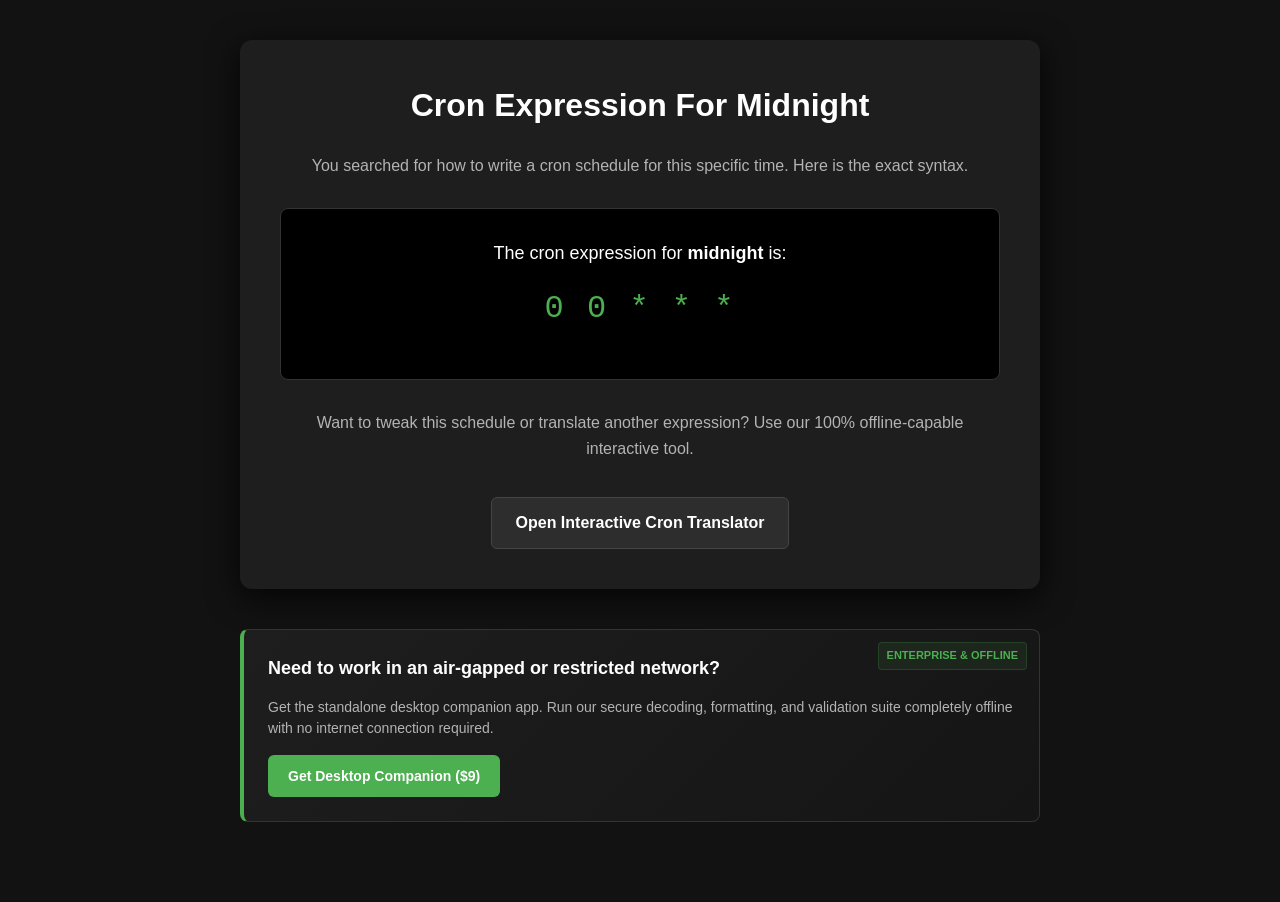
<file: midnight.html>
<!DOCTYPE html>
<html lang="en">
<head>
    <meta charset="UTF-8">
    <meta name="viewport" content="width=device-width, initial-scale=1.0">
    <title>Cron Expression For Midnight - DevNova Secure Cron Translator</title>
    <meta name="description" content="Find the exact cron expression for midnight and test it locally. 100% client-side cron expression translator.">
    <style>
        body { font-family: -apple-system, BlinkMacSystemFont, "Segoe UI", Roboto, Helvetica, Arial, sans-serif; background-color: #121212; color: #e0e0e0; display: flex; justify-content: center; margin: 0; padding: 40px 20px; line-height: 1.6; }
        .main-wrapper { width: 100%; max-width: 800px; }
        .container { background: #1e1e1e; padding: 40px; border-radius: 12px; box-shadow: 0 8px 32px rgba(0,0,0,0.8); margin-bottom: 40px; text-align: center; }
        h1 { margin-top: 0; color: #ffffff; text-transform: capitalize; }
        p { color: #b3b3b3; }
        .seo-box { background: #000; padding: 30px; border-radius: 8px; border: 1px solid #333; margin: 30px 0; }
        .cron-code { font-family: monospace; font-size: 32px; color: #4CAF50; display: block; margin: 15px 0; letter-spacing: 2px; }
        .human-text { font-size: 18px; color: #fff; }
        .btn { display: inline-block; background: #2d2d2d; border: 1px solid #444; color: #ffffff; text-decoration: none; padding: 12px 24px; border-radius: 6px; font-weight: 600; margin-top: 20px; transition: background 0.2s; }
        .btn:hover { background: #4CAF50; border-color: #4CAF50; }
        .monetization-banner { background: linear-gradient(135deg, #1e1e1e 0%, #151515 100%); border: 1px solid #333; border-left: 4px solid #4CAF50; padding: 24px; border-radius: 8px; margin-bottom: 40px; position: relative; overflow: hidden; }
        .banner-badge { position: absolute; top: 12px; right: 12px; background: rgba(76, 175, 80, 0.1); color: #4CAF50; font-size: 11px; font-weight: 700; text-transform: uppercase; padding: 4px 8px; border-radius: 4px; border: 1px solid rgba(76, 175, 80, 0.2); }
        .monetization-banner h3 { margin-top: 0; color: #ffffff; font-size: 18px; margin-bottom: 8px; max-width: 85%; }
        .monetization-banner p { text-align: left; color: #b3b3b3; font-size: 14px; margin-bottom: 16px; line-height: 1.5; }
        .cta-button { display: inline-block; background: #4CAF50; color: #ffffff; text-decoration: none; padding: 10px 20px; border-radius: 6px; font-weight: 600; font-size: 14px; }
    </style>
</head>
<body>
    <main class="main-wrapper">
        <div class="container">
            <h1>Cron Expression For Midnight</h1>
            <p>You searched for how to write a cron schedule for this specific time. Here is the exact syntax.</p>
            
            <div class="seo-box">
                <span class="human-text">The cron expression for <strong>midnight</strong> is:</span>
                <span class="cron-code">0 0 * * *</span>
            </div>
            
            <p>Want to tweak this schedule or translate another expression? Use our 100% offline-capable interactive tool.</p>
            <a href="../" class="btn">Open Interactive Cron Translator</a>
        </div>

        <div class="monetization-banner">
            <div class="banner-badge">Enterprise & Offline</div>
            <h3>Need to work in an air-gapped or restricted network?</h3>
            <p>Get the standalone desktop companion app. Run our secure decoding, formatting, and validation suite completely offline with no internet connection required.</p>
            <a href="https://devnovatools.gumroad.com/l/offline-suite" class="cta-button" target="_blank" rel="noopener noreferrer">Get Desktop Companion ($9)</a>
        </div>
    </main>
    <script data-goatcounter="https://devnovatools-cron.goatcounter.com/count" async src="//gc.zgo.at/count.js"></script>
</body>
</html>
</file>
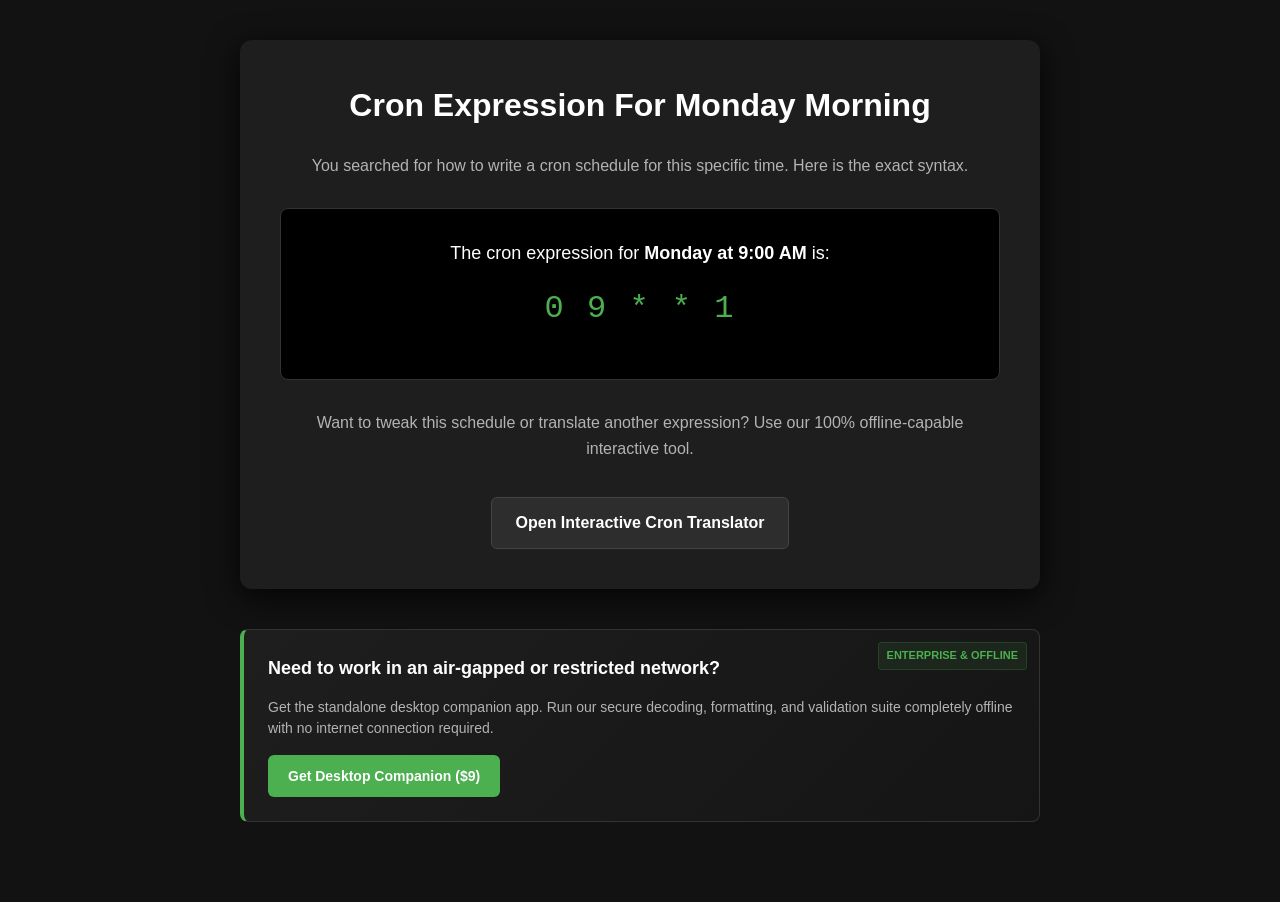
<file: monday-morning.html>
<!DOCTYPE html>
<html lang="en">
<head>
    <meta charset="UTF-8">
    <meta name="viewport" content="width=device-width, initial-scale=1.0">
    <title>Cron Expression For Monday Morning - DevNova Secure Cron Translator</title>
    <meta name="description" content="Find the exact cron expression for Monday morning and test it locally. 100% client-side cron expression translator.">
    <style>
        body { font-family: -apple-system, BlinkMacSystemFont, "Segoe UI", Roboto, Helvetica, Arial, sans-serif; background-color: #121212; color: #e0e0e0; display: flex; justify-content: center; margin: 0; padding: 40px 20px; line-height: 1.6; }
        .main-wrapper { width: 100%; max-width: 800px; }
        .container { background: #1e1e1e; padding: 40px; border-radius: 12px; box-shadow: 0 8px 32px rgba(0,0,0,0.8); margin-bottom: 40px; text-align: center; }
        h1 { margin-top: 0; color: #ffffff; text-transform: capitalize; }
        p { color: #b3b3b3; }
        .seo-box { background: #000; padding: 30px; border-radius: 8px; border: 1px solid #333; margin: 30px 0; }
        .cron-code { font-family: monospace; font-size: 32px; color: #4CAF50; display: block; margin: 15px 0; letter-spacing: 2px; }
        .human-text { font-size: 18px; color: #fff; }
        .btn { display: inline-block; background: #2d2d2d; border: 1px solid #444; color: #ffffff; text-decoration: none; padding: 12px 24px; border-radius: 6px; font-weight: 600; margin-top: 20px; transition: background 0.2s; }
        .btn:hover { background: #4CAF50; border-color: #4CAF50; }
        .monetization-banner { background: linear-gradient(135deg, #1e1e1e 0%, #151515 100%); border: 1px solid #333; border-left: 4px solid #4CAF50; padding: 24px; border-radius: 8px; margin-bottom: 40px; position: relative; overflow: hidden; }
        .banner-badge { position: absolute; top: 12px; right: 12px; background: rgba(76, 175, 80, 0.1); color: #4CAF50; font-size: 11px; font-weight: 700; text-transform: uppercase; padding: 4px 8px; border-radius: 4px; border: 1px solid rgba(76, 175, 80, 0.2); }
        .monetization-banner h3 { margin-top: 0; color: #ffffff; font-size: 18px; margin-bottom: 8px; max-width: 85%; }
        .monetization-banner p { text-align: left; color: #b3b3b3; font-size: 14px; margin-bottom: 16px; line-height: 1.5; }
        .cta-button { display: inline-block; background: #4CAF50; color: #ffffff; text-decoration: none; padding: 10px 20px; border-radius: 6px; font-weight: 600; font-size: 14px; }
    </style>
</head>
<body>
    <main class="main-wrapper">
        <div class="container">
            <h1>Cron Expression For Monday Morning</h1>
            <p>You searched for how to write a cron schedule for this specific time. Here is the exact syntax.</p>
            
            <div class="seo-box">
                <span class="human-text">The cron expression for <strong>Monday at 9:00 AM</strong> is:</span>
                <span class="cron-code">0 9 * * 1</span>
            </div>
            
            <p>Want to tweak this schedule or translate another expression? Use our 100% offline-capable interactive tool.</p>
            <a href="../" class="btn">Open Interactive Cron Translator</a>
        </div>

        <div class="monetization-banner">
            <div class="banner-badge">Enterprise & Offline</div>
            <h3>Need to work in an air-gapped or restricted network?</h3>
            <p>Get the standalone desktop companion app. Run our secure decoding, formatting, and validation suite completely offline with no internet connection required.</p>
            <a href="https://devnovatools.gumroad.com/l/offline-suite" class="cta-button" target="_blank" rel="noopener noreferrer">Get Desktop Companion ($9)</a>
        </div>
    </main>
    <script data-goatcounter="https://devnovatools-cron.goatcounter.com/count" async src="//gc.zgo.at/count.js"></script>
</body>
</html>
</file>
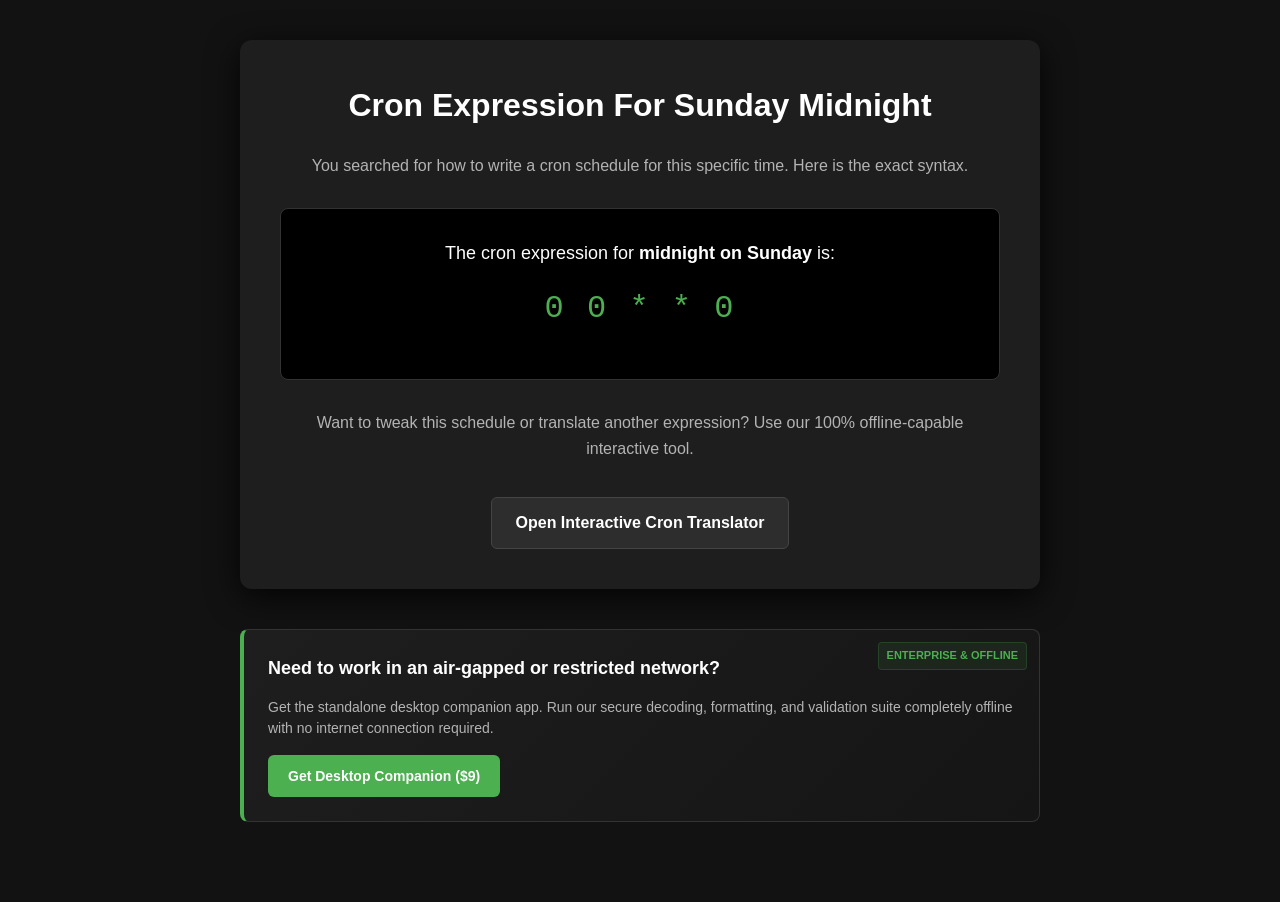
<file: sunday-midnight.html>
<!DOCTYPE html>
<html lang="en">
<head>
    <meta charset="UTF-8">
    <meta name="viewport" content="width=device-width, initial-scale=1.0">
    <title>Cron Expression For Sunday Midnight - DevNova Secure Cron Translator</title>
    <meta name="description" content="Find the exact cron expression for Sunday midnight and test it locally. 100% client-side cron expression translator.">
    <style>
        body { font-family: -apple-system, BlinkMacSystemFont, "Segoe UI", Roboto, Helvetica, Arial, sans-serif; background-color: #121212; color: #e0e0e0; display: flex; justify-content: center; margin: 0; padding: 40px 20px; line-height: 1.6; }
        .main-wrapper { width: 100%; max-width: 800px; }
        .container { background: #1e1e1e; padding: 40px; border-radius: 12px; box-shadow: 0 8px 32px rgba(0,0,0,0.8); margin-bottom: 40px; text-align: center; }
        h1 { margin-top: 0; color: #ffffff; text-transform: capitalize; }
        p { color: #b3b3b3; }
        .seo-box { background: #000; padding: 30px; border-radius: 8px; border: 1px solid #333; margin: 30px 0; }
        .cron-code { font-family: monospace; font-size: 32px; color: #4CAF50; display: block; margin: 15px 0; letter-spacing: 2px; }
        .human-text { font-size: 18px; color: #fff; }
        .btn { display: inline-block; background: #2d2d2d; border: 1px solid #444; color: #ffffff; text-decoration: none; padding: 12px 24px; border-radius: 6px; font-weight: 600; margin-top: 20px; transition: background 0.2s; }
        .btn:hover { background: #4CAF50; border-color: #4CAF50; }
        .monetization-banner { background: linear-gradient(135deg, #1e1e1e 0%, #151515 100%); border: 1px solid #333; border-left: 4px solid #4CAF50; padding: 24px; border-radius: 8px; margin-bottom: 40px; position: relative; overflow: hidden; }
        .banner-badge { position: absolute; top: 12px; right: 12px; background: rgba(76, 175, 80, 0.1); color: #4CAF50; font-size: 11px; font-weight: 700; text-transform: uppercase; padding: 4px 8px; border-radius: 4px; border: 1px solid rgba(76, 175, 80, 0.2); }
        .monetization-banner h3 { margin-top: 0; color: #ffffff; font-size: 18px; margin-bottom: 8px; max-width: 85%; }
        .monetization-banner p { text-align: left; color: #b3b3b3; font-size: 14px; margin-bottom: 16px; line-height: 1.5; }
        .cta-button { display: inline-block; background: #4CAF50; color: #ffffff; text-decoration: none; padding: 10px 20px; border-radius: 6px; font-weight: 600; font-size: 14px; }
    </style>
</head>
<body>
    <main class="main-wrapper">
        <div class="container">
            <h1>Cron Expression For Sunday Midnight</h1>
            <p>You searched for how to write a cron schedule for this specific time. Here is the exact syntax.</p>
            
            <div class="seo-box">
                <span class="human-text">The cron expression for <strong>midnight on Sunday</strong> is:</span>
                <span class="cron-code">0 0 * * 0</span>
            </div>
            
            <p>Want to tweak this schedule or translate another expression? Use our 100% offline-capable interactive tool.</p>
            <a href="../" class="btn">Open Interactive Cron Translator</a>
        </div>

        <div class="monetization-banner">
            <div class="banner-badge">Enterprise & Offline</div>
            <h3>Need to work in an air-gapped or restricted network?</h3>
            <p>Get the standalone desktop companion app. Run our secure decoding, formatting, and validation suite completely offline with no internet connection required.</p>
            <a href="https://devnovatools.gumroad.com/l/offline-suite" class="cta-button" target="_blank" rel="noopener noreferrer">Get Desktop Companion ($9)</a>
        </div>
    </main>
    <script data-goatcounter="https://devnovatools-cron.goatcounter.com/count" async src="//gc.zgo.at/count.js"></script>
</body>
</html>
</file>
